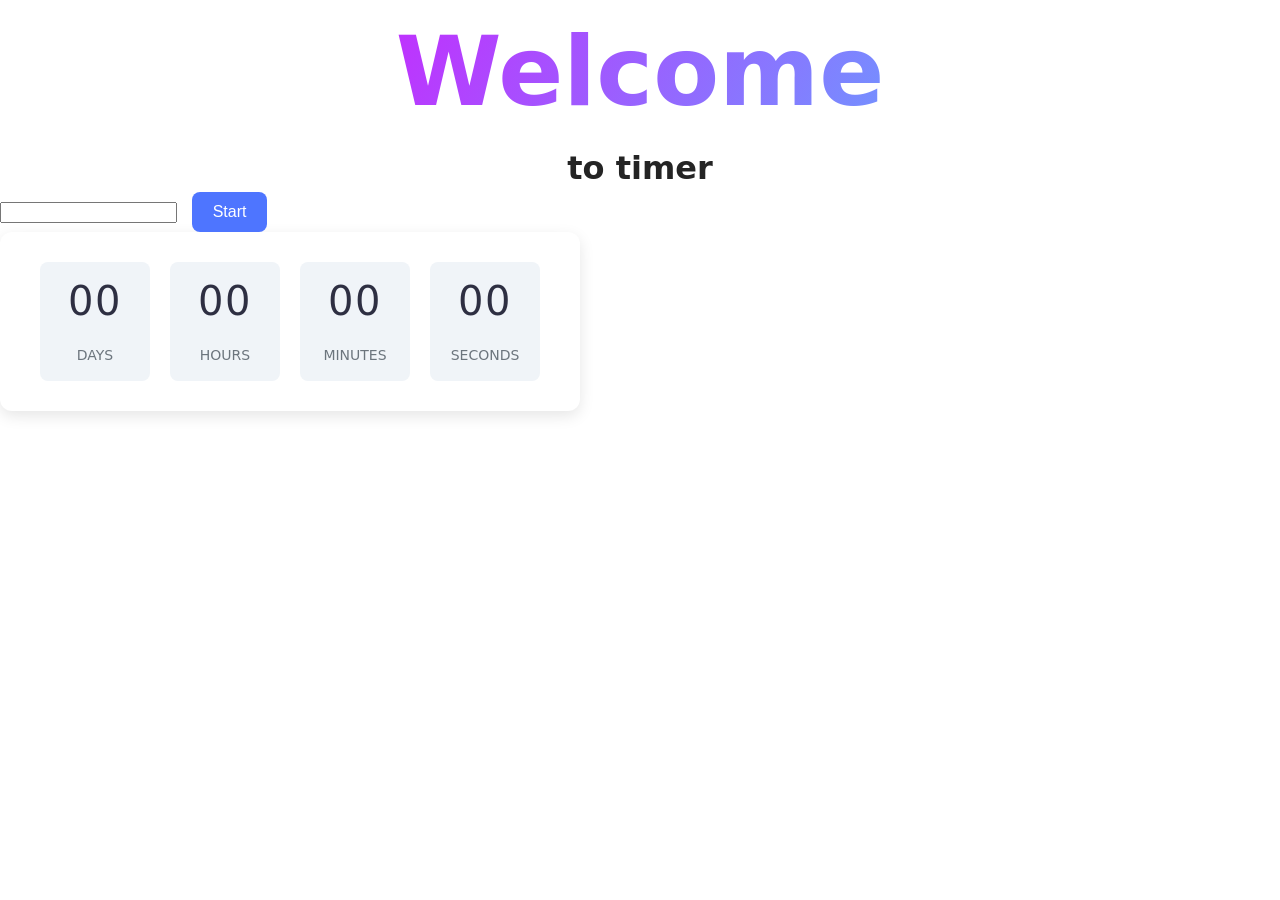
<file: src/1-timer.html>
<!DOCTYPE html>
<html lang="en">
  <head>
    <meta charset="UTF-8" />
    <meta http-equiv="X-UA-Compatible" content="IE=edge" />
    <meta name="viewport" content="width=device-width, initial-scale=1.0" />
    <title>Timer</title>
    <link rel="stylesheet" href="./css/styles.css" />
  </head>
  <body>
    <load
      src="./partials/header.html"
      icon-path="./img/sprite.svg#logo"
      highlight-act="active"
    />

  <main>
      <div class="container">
      <h1 class="main-title">
        <span class="main-title-gradient">Welcome</span> to timer
      </h1>
        <load src="./partials/back-link.html" />
      </div>
      <input type="text" id="datetime-picker" />
      <button type="button" data-start>Start</button>
      
      <div class="timer">
        <div class="field">
          <span class="value" data-days>00</span>
          <span class="label">Days</span>
        </div>
        <div class="field">
          <span class="value" data-hours>00</span>
          <span class="label">Hours</span>
         </div>
        <div class="field">
          <span class="value" data-minutes>00</span>
          <span class="label">Minutes</span>
        </div>
        <div class="field">
          <span class="value" data-seconds>00</span>
          <span class="label">Seconds</span>
        </div>
      </div>
  </main>
  
  <script type="module" src="./js/1-timer.js"></script>

    <load src="./partials/footer.html" />
  </body>
</html>
</file>
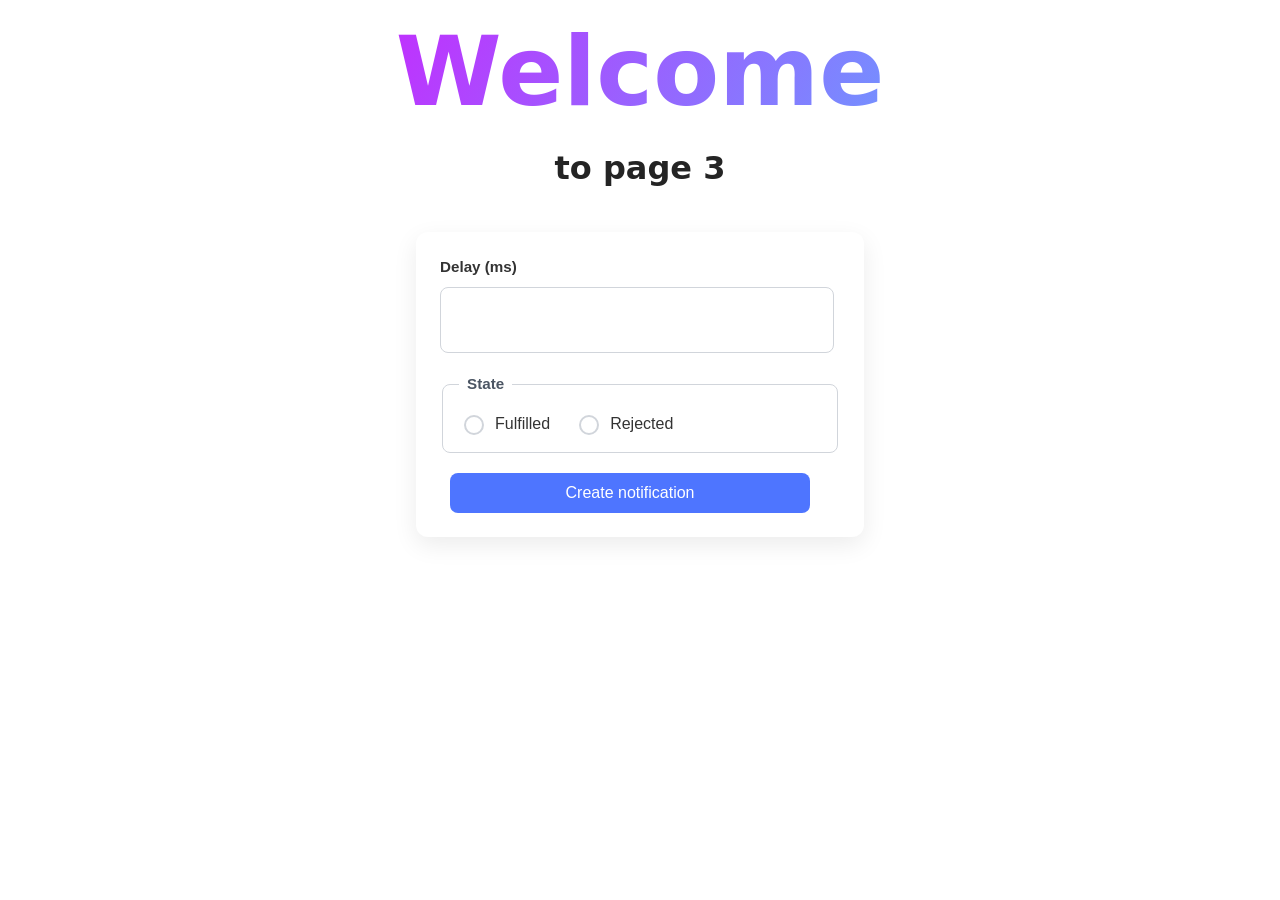
<file: src/2-snackbar.html>
<!DOCTYPE html>
<html lang="en">
  <head>
    <meta charset="UTF-8" />
    <meta http-equiv="X-UA-Compatible" content="IE=edge" />
    <meta name="viewport" content="width=device-width, initial-scale=1.0" />
    <title>Page 3</title>
    <link rel="stylesheet" href="./css/styles.css" />
  </head>
  <body>
    <load
      src="./partials/header.html"
      icon-path="./img/sprite.svg#logo"
      highlight-curr="active"
    />

    <main>
      <div class="container">
        <h1 class="main-title">
          <span class="main-title-gradient">Welcome</span> to page 3
        </h1>
        <load src="./partials/back-link.html" />
      </div>

<form class="form">
  <label>
    Delay (ms)
    <input type="number" name="delay" required />
  </label>

  <fieldset>
    <legend>State</legend>
    <label>
      <input type="radio" name="state" value="fulfilled" required />
      Fulfilled
    </label>
    <label>
      <input type="radio" name="state" value="rejected" required />
      Rejected
    </label>
  </fieldset>

  <button type="submit">Create notification</button>
</form>


    </main>

    <script type="module" src="./js/2-snackbar.js"></script>

    <load src="./partials/footer.html" />
  </body>
</html>
</file>
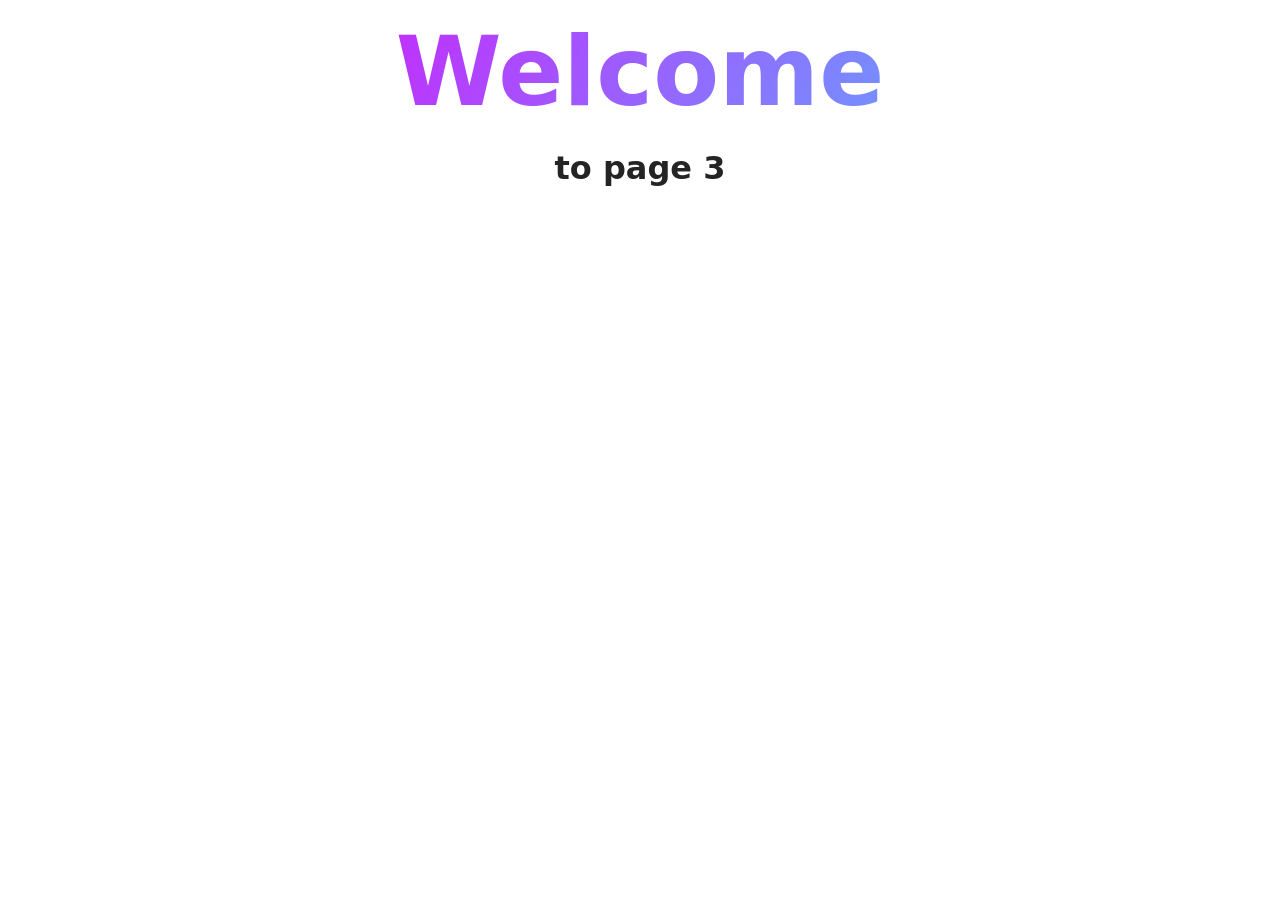
<file: src/page-3.html>
<!DOCTYPE html>
<html lang="en">
  <head>
    <meta charset="UTF-8" />
    <meta http-equiv="X-UA-Compatible" content="IE=edge" />
    <meta name="viewport" content="width=device-width, initial-scale=1.0" />
    <title>Page 3</title>
    <link rel="stylesheet" href="./css/styles.css" />
  </head>
  <body>
    <load
      src="./partials/header.html"
      icon-path="./img/sprite.svg#logo"
      highlight-curr="active"
    />

    <main>
      <div class="container">
        <h1 class="main-title">
          <span class="main-title-gradient">Welcome</span> to page 3
        </h1>
        <load src="./partials/back-link.html" />
      </div>
    </main>

    <load src="./partials/footer.html" />
  </body>
</html>
</file>
<file: src/css/styles.css>
/**
  |============================
  | include css partials with
  | default @import url()
  |============================
*/
/* Common styles */
@import url('./reset.css');
@import url('./base.css');
@import url('./container.css');
@import url('./animations.css');

/* Sections style */
@import url('./header.css');
@import url('./vite-promo.css');
@import url('./badges.css');
@import url('./back-link.css');
@import url('./footer.css');
@import url('./timer.css');
@import url('./snackbar.css');
</file>
